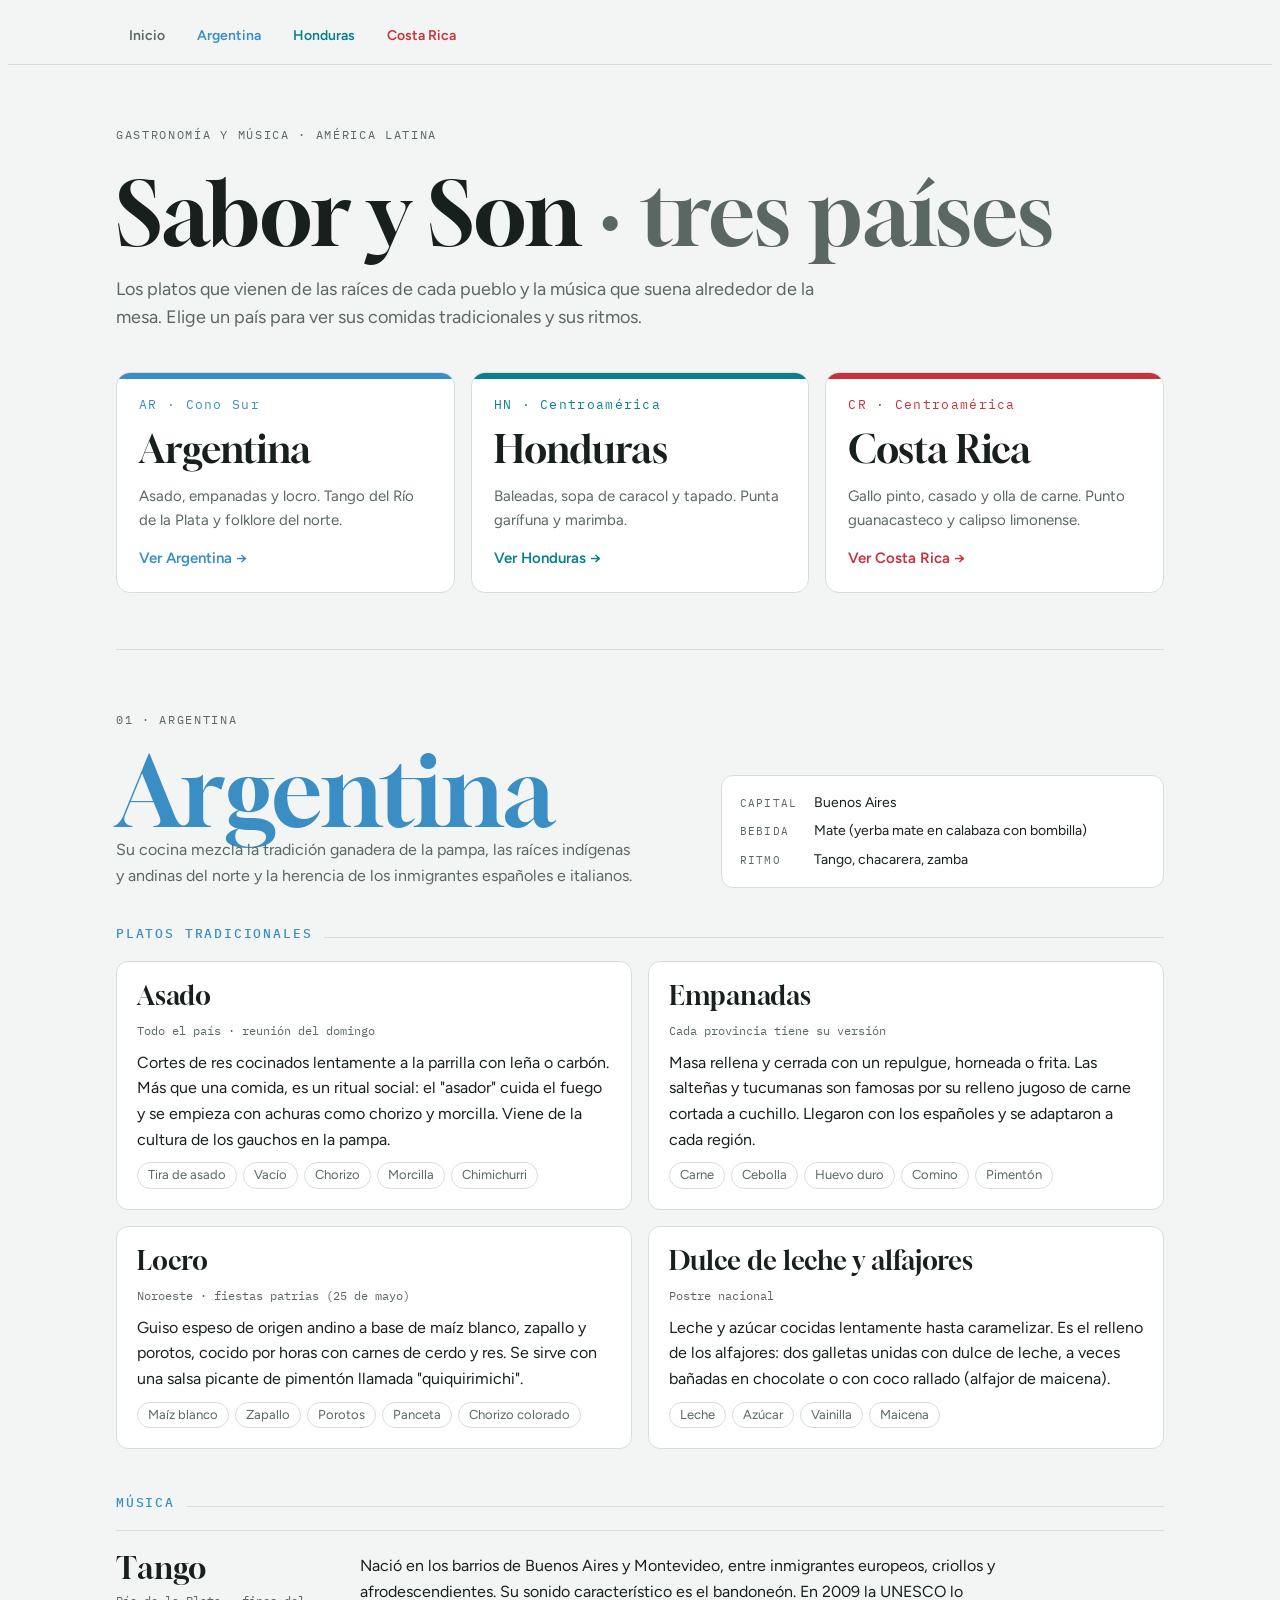
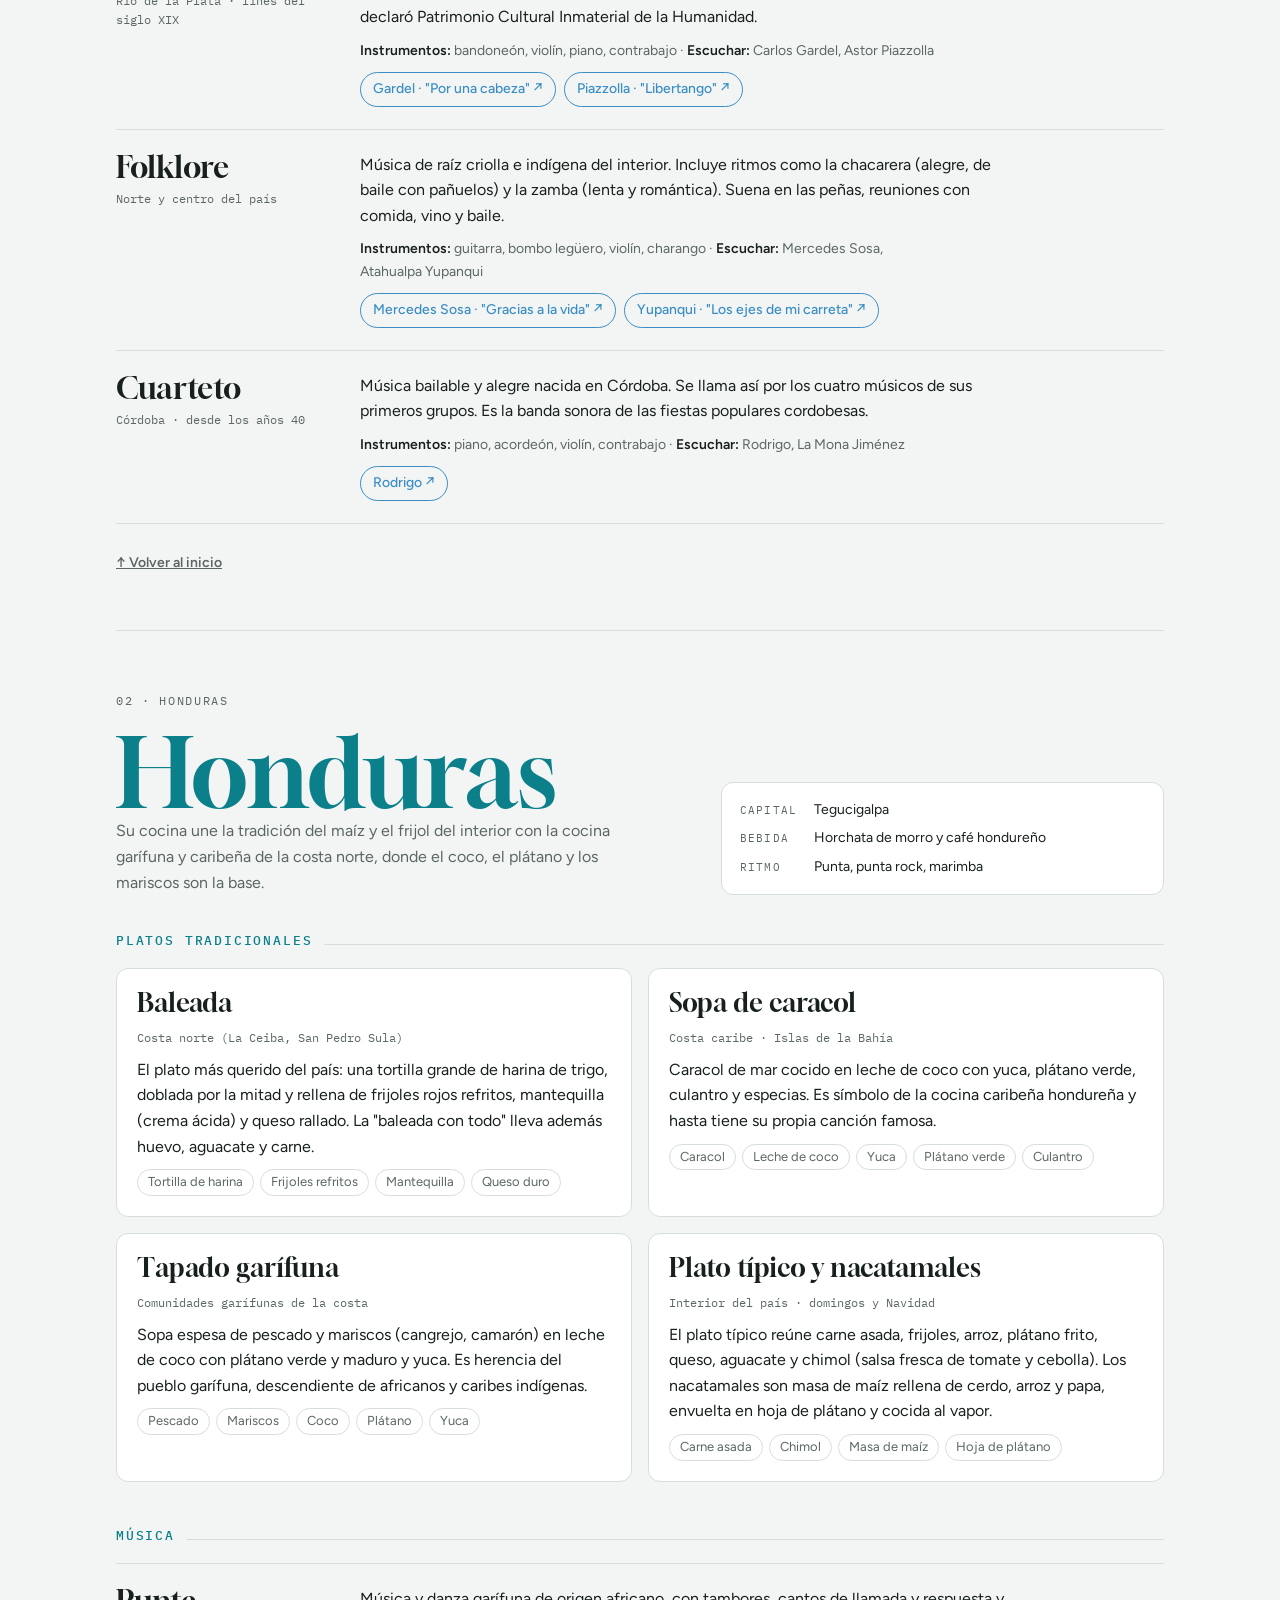
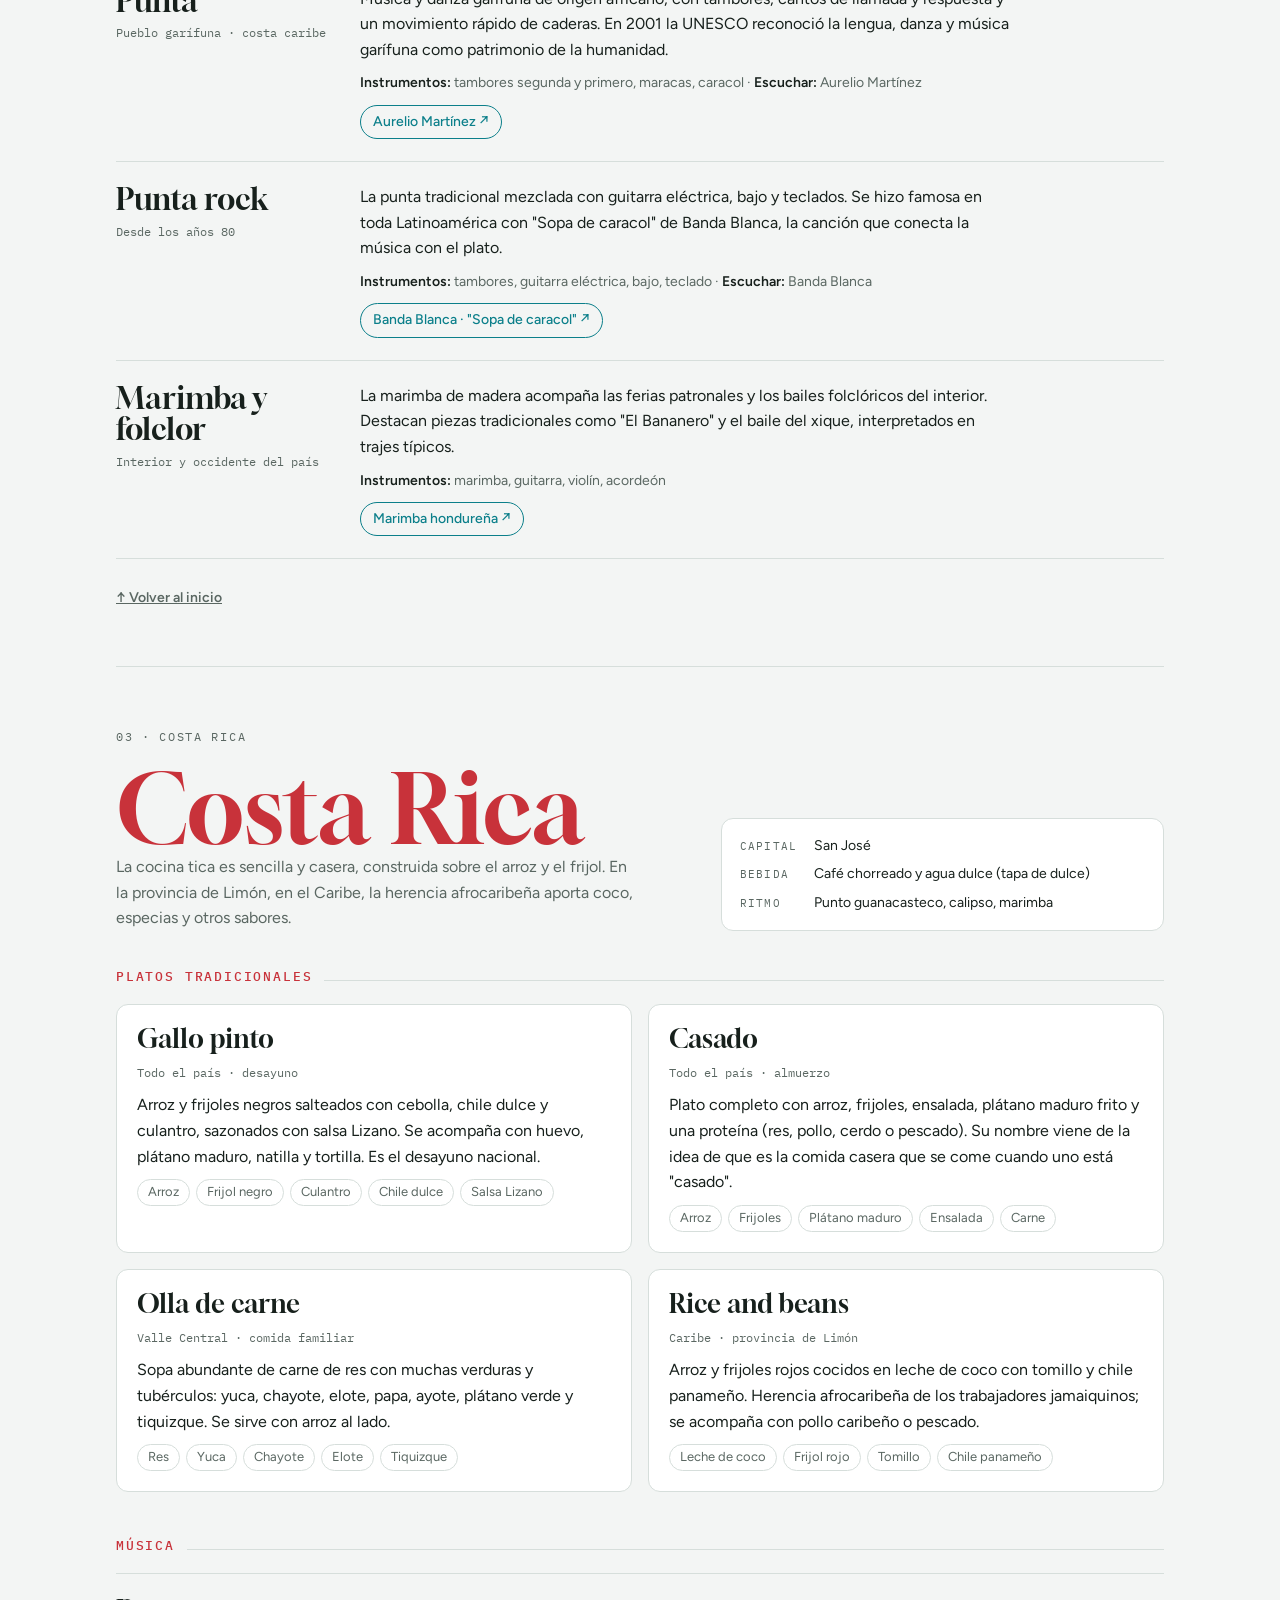
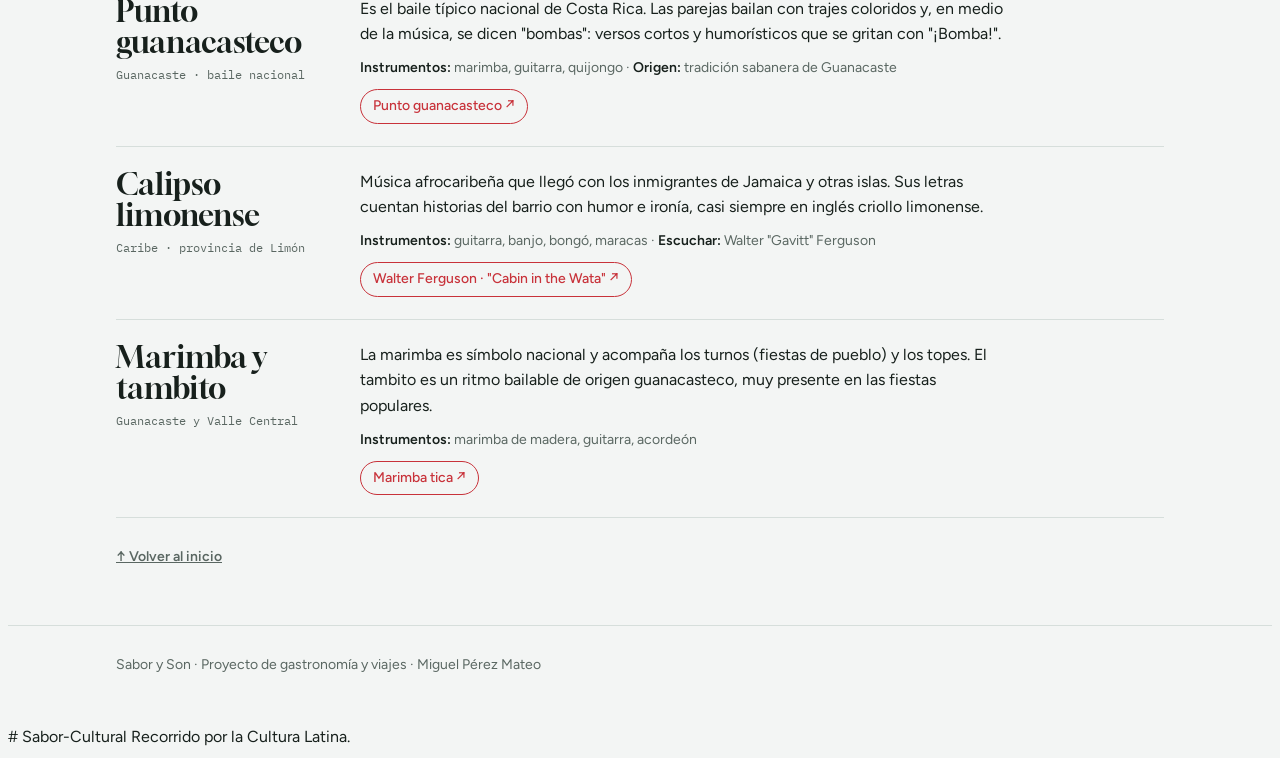
<file: index.html>
<!DOCTYPE html>
<html lang="es">
<head>
  <meta charset="UTF-8">
  <meta name="viewport" content="width=device-width, initial-scale=1.0">
  <title>Sabor y Son</title>
  <meta name="description" content="Gastronomía y música tradicional de Argentina, Honduras y Costa Rica.">
  <link rel="preconnect" href="https://fonts.googleapis.com">
  <link rel="stylesheet" href="https://fonts.googleapis.com/css2?family=Gloock&family=Figtree:wght@400;500;600;700&family=IBM+Plex+Mono:wght@400;500&display=swap">
  <link rel="stylesheet" href="estilos.css">
</head>
<body>

<nav class="jump" aria-label="Países">
  <div class="wrap">
    <a class="home" href="#inicio">Inicio</a>
    <a class="ar" href="#argentina">Argentina</a>
    <a class="hn" href="#honduras">Honduras</a>
    <a class="cr" href="#costa-rica">Costa Rica</a>
  </div>
</nav>

<div class="wrap">
  <header class="intro" id="inicio">
    <span class="eyebrow">Gastronomía y música · América Latina</span>
    <h1>Sabor y Son <em>· tres países</em></h1>
    <p class="lede">Los platos que vienen de las raíces de cada pueblo y la música que suena alrededor de la mesa. Elige un país para ver sus comidas tradicionales y sus ritmos.</p>
  </header>

  <div class="tickets">
    <a class="ticket ar" href="#argentina">
      <span class="code">AR · Cono Sur</span>
      <h2>Argentina</h2>
      <p>Asado, empanadas y locro. Tango del Río de la Plata y folklore del norte.</p>
      <span class="go">Ver Argentina →</span>
    </a>
    <a class="ticket hn" href="#honduras">
      <span class="code">HN · Centroamérica</span>
      <h2>Honduras</h2>
      <p>Baleadas, sopa de caracol y tapado. Punta garífuna y marimba.</p>
      <span class="go">Ver Honduras →</span>
    </a>
    <a class="ticket cr" href="#costa-rica">
      <span class="code">CR · Centroamérica</span>
      <h2>Costa Rica</h2>
      <p>Gallo pinto, casado y olla de carne. Punto guanacasteco y calipso limonense.</p>
      <span class="go">Ver Costa Rica →</span>
    </a>
  </div>

  <!-- ARGENTINA -->
  <section class="country ar" id="argentina">
    <div class="c-head">
      <div>
        <span class="eyebrow">01 · Argentina</span>
        <h2>Argentina</h2>
        <p>Su cocina mezcla la tradición ganadera de la pampa, las raíces indígenas y andinas del norte y la herencia de los inmigrantes españoles e italianos.</p>
      </div>
      <dl class="facts">
        <dt>Capital</dt><dd>Buenos Aires</dd>
        <dt>Bebida</dt><dd>Mate (yerba mate en calabaza con bombilla)</dd>
        <dt>Ritmo</dt><dd>Tango, chacarera, zamba</dd>
      </dl>
    </div>

    <h3 class="block">Platos tradicionales</h3>
    <div class="dishes">
      <article class="dish">
        <h4>Asado</h4>
        <span class="where">Todo el país · reunión del domingo</span>
        <p>Cortes de res cocinados lentamente a la parrilla con leña o carbón. Más que una comida, es un ritual social: el "asador" cuida el fuego y se empieza con achuras como chorizo y morcilla. Viene de la cultura de los gauchos en la pampa.</p>
        <ul class="chips"><li>Tira de asado</li><li>Vacío</li><li>Chorizo</li><li>Morcilla</li><li>Chimichurri</li></ul>
      </article>
      <article class="dish">
        <h4>Empanadas</h4>
        <span class="where">Cada provincia tiene su versión</span>
        <p>Masa rellena y cerrada con un repulgue, horneada o frita. Las salteñas y tucumanas son famosas por su relleno jugoso de carne cortada a cuchillo. Llegaron con los españoles y se adaptaron a cada región.</p>
        <ul class="chips"><li>Carne</li><li>Cebolla</li><li>Huevo duro</li><li>Comino</li><li>Pimentón</li></ul>
      </article>
      <article class="dish">
        <h4>Locro</h4>
        <span class="where">Noroeste · fiestas patrias (25 de mayo)</span>
        <p>Guiso espeso de origen andino a base de maíz blanco, zapallo y porotos, cocido por horas con carnes de cerdo y res. Se sirve con una salsa picante de pimentón llamada "quiquirimichi".</p>
        <ul class="chips"><li>Maíz blanco</li><li>Zapallo</li><li>Porotos</li><li>Panceta</li><li>Chorizo colorado</li></ul>
      </article>
      <article class="dish">
        <h4>Dulce de leche y alfajores</h4>
        <span class="where">Postre nacional</span>
        <p>Leche y azúcar cocidas lentamente hasta caramelizar. Es el relleno de los alfajores: dos galletas unidas con dulce de leche, a veces bañadas en chocolate o con coco rallado (alfajor de maicena).</p>
        <ul class="chips"><li>Leche</li><li>Azúcar</li><li>Vainilla</li><li>Maicena</li></ul>
      </article>
    </div>

    <h3 class="block">Música</h3>
    <div class="music">
      <div class="genre">
        <div><h4>Tango</h4><span class="where">Río de la Plata · fines del siglo XIX</span></div>
        <div>
          <p>Nació en los barrios de Buenos Aires y Montevideo, entre inmigrantes europeos, criollos y afrodescendientes. Su sonido característico es el bandoneón. En 2009 la UNESCO lo declaró Patrimonio Cultural Inmaterial de la Humanidad.</p>
          <p class="meta"><b>Instrumentos:</b> bandoneón, violín, piano, contrabajo · <b>Escuchar:</b> Carlos Gardel, Astor Piazzolla</p>
          <div class="listen">
            <a href="https://www.youtube.com/results?search_query=Carlos+Gardel+Por+una+cabeza" target="_blank" rel="noopener">Gardel · "Por una cabeza" ↗</a>
            <a href="https://www.youtube.com/results?search_query=Astor+Piazzolla+Libertango" target="_blank" rel="noopener">Piazzolla · "Libertango" ↗</a>
          </div>
        </div>
      </div>
      <div class="genre">
        <div><h4>Folklore</h4><span class="where">Norte y centro del país</span></div>
        <div>
          <p>Música de raíz criolla e indígena del interior. Incluye ritmos como la chacarera (alegre, de baile con pañuelos) y la zamba (lenta y romántica). Suena en las peñas, reuniones con comida, vino y baile.</p>
          <p class="meta"><b>Instrumentos:</b> guitarra, bombo legüero, violín, charango · <b>Escuchar:</b> Mercedes Sosa, Atahualpa Yupanqui</p>
          <div class="listen">
            <a href="https://www.youtube.com/results?search_query=Mercedes+Sosa+Gracias+a+la+vida" target="_blank" rel="noopener">Mercedes Sosa · "Gracias a la vida" ↗</a>
            <a href="https://www.youtube.com/results?search_query=Atahualpa+Yupanqui+Los+ejes+de+mi+carreta" target="_blank" rel="noopener">Yupanqui · "Los ejes de mi carreta" ↗</a>
          </div>
        </div>
      </div>
      <div class="genre">
        <div><h4>Cuarteto</h4><span class="where">Córdoba · desde los años 40</span></div>
        <div>
          <p>Música bailable y alegre nacida en Córdoba. Se llama así por los cuatro músicos de sus primeros grupos. Es la banda sonora de las fiestas populares cordobesas.</p>
          <p class="meta"><b>Instrumentos:</b> piano, acordeón, violín, contrabajo · <b>Escuchar:</b> Rodrigo, La Mona Jiménez</p>
          <div class="listen">
            <a href="https://www.youtube.com/results?search_query=Rodrigo+cuarteto+cordobes" target="_blank" rel="noopener">Rodrigo ↗</a>
          </div>
        </div>
      </div>
    </div>
    <a class="back" href="#inicio">↑ Volver al inicio</a>
  </section>

  <!-- HONDURAS -->
  <section class="country hn" id="honduras">
    <div class="c-head">
      <div>
        <span class="eyebrow">02 · Honduras</span>
        <h2>Honduras</h2>
        <p>Su cocina une la tradición del maíz y el frijol del interior con la cocina garífuna y caribeña de la costa norte, donde el coco, el plátano y los mariscos son la base.</p>
      </div>
      <dl class="facts">
        <dt>Capital</dt><dd>Tegucigalpa</dd>
        <dt>Bebida</dt><dd>Horchata de morro y café hondureño</dd>
        <dt>Ritmo</dt><dd>Punta, punta rock, marimba</dd>
      </dl>
    </div>

    <h3 class="block">Platos tradicionales</h3>
    <div class="dishes">
      <article class="dish">
        <h4>Baleada</h4>
        <span class="where">Costa norte (La Ceiba, San Pedro Sula)</span>
        <p>El plato más querido del país: una tortilla grande de harina de trigo, doblada por la mitad y rellena de frijoles rojos refritos, mantequilla (crema ácida) y queso rallado. La "baleada con todo" lleva además huevo, aguacate y carne.</p>
        <ul class="chips"><li>Tortilla de harina</li><li>Frijoles refritos</li><li>Mantequilla</li><li>Queso duro</li></ul>
      </article>
      <article class="dish">
        <h4>Sopa de caracol</h4>
        <span class="where">Costa caribe · Islas de la Bahía</span>
        <p>Caracol de mar cocido en leche de coco con yuca, plátano verde, culantro y especias. Es símbolo de la cocina caribeña hondureña y hasta tiene su propia canción famosa.</p>
        <ul class="chips"><li>Caracol</li><li>Leche de coco</li><li>Yuca</li><li>Plátano verde</li><li>Culantro</li></ul>
      </article>
      <article class="dish">
        <h4>Tapado garífuna</h4>
        <span class="where">Comunidades garífunas de la costa</span>
        <p>Sopa espesa de pescado y mariscos (cangrejo, camarón) en leche de coco con plátano verde y maduro y yuca. Es herencia del pueblo garífuna, descendiente de africanos y caribes indígenas.</p>
        <ul class="chips"><li>Pescado</li><li>Mariscos</li><li>Coco</li><li>Plátano</li><li>Yuca</li></ul>
      </article>
      <article class="dish">
        <h4>Plato típico y nacatamales</h4>
        <span class="where">Interior del país · domingos y Navidad</span>
        <p>El plato típico reúne carne asada, frijoles, arroz, plátano frito, queso, aguacate y chimol (salsa fresca de tomate y cebolla). Los nacatamales son masa de maíz rellena de cerdo, arroz y papa, envuelta en hoja de plátano y cocida al vapor.</p>
        <ul class="chips"><li>Carne asada</li><li>Chimol</li><li>Masa de maíz</li><li>Hoja de plátano</li></ul>
      </article>
    </div>

    <h3 class="block">Música</h3>
    <div class="music">
      <div class="genre">
        <div><h4>Punta</h4><span class="where">Pueblo garífuna · costa caribe</span></div>
        <div>
          <p>Música y danza garífuna de origen africano, con tambores, cantos de llamada y respuesta y un movimiento rápido de caderas. En 2001 la UNESCO reconoció la lengua, danza y música garífuna como patrimonio de la humanidad.</p>
          <p class="meta"><b>Instrumentos:</b> tambores segunda y primero, maracas, caracol · <b>Escuchar:</b> Aurelio Martínez</p>
          <div class="listen">
            <a href="https://www.youtube.com/results?search_query=Aurelio+Martinez+garifuna" target="_blank" rel="noopener">Aurelio Martínez ↗</a>
          </div>
        </div>
      </div>
      <div class="genre">
        <div><h4>Punta rock</h4><span class="where">Desde los años 80</span></div>
        <div>
          <p>La punta tradicional mezclada con guitarra eléctrica, bajo y teclados. Se hizo famosa en toda Latinoamérica con "Sopa de caracol" de Banda Blanca, la canción que conecta la música con el plato.</p>
          <p class="meta"><b>Instrumentos:</b> tambores, guitarra eléctrica, bajo, teclado · <b>Escuchar:</b> Banda Blanca</p>
          <div class="listen">
            <a href="https://www.youtube.com/results?search_query=Banda+Blanca+Sopa+de+caracol" target="_blank" rel="noopener">Banda Blanca · "Sopa de caracol" ↗</a>
          </div>
        </div>
      </div>
      <div class="genre">
        <div><h4>Marimba y folclor</h4><span class="where">Interior y occidente del país</span></div>
        <div>
          <p>La marimba de madera acompaña las ferias patronales y los bailes folclóricos del interior. Destacan piezas tradicionales como "El Bananero" y el baile del xique, interpretados en trajes típicos.</p>
          <p class="meta"><b>Instrumentos:</b> marimba, guitarra, violín, acordeón</p>
          <div class="listen">
            <a href="https://www.youtube.com/results?search_query=marimba+hondure%C3%B1a+folclor" target="_blank" rel="noopener">Marimba hondureña ↗</a>
          </div>
        </div>
      </div>
    </div>
    <a class="back" href="#inicio">↑ Volver al inicio</a>
  </section>

  <!-- COSTA RICA -->
  <section class="country cr" id="costa-rica">
    <div class="c-head">
      <div>
        <span class="eyebrow">03 · Costa Rica</span>
        <h2>Costa Rica</h2>
        <p>La cocina tica es sencilla y casera, construida sobre el arroz y el frijol. En la provincia de Limón, en el Caribe, la herencia afrocaribeña aporta coco, especias y otros sabores.</p>
      </div>
      <dl class="facts">
        <dt>Capital</dt><dd>San José</dd>
        <dt>Bebida</dt><dd>Café chorreado y agua dulce (tapa de dulce)</dd>
        <dt>Ritmo</dt><dd>Punto guanacasteco, calipso, marimba</dd>
      </dl>
    </div>

    <h3 class="block">Platos tradicionales</h3>
    <div class="dishes">
      <article class="dish">
        <h4>Gallo pinto</h4>
        <span class="where">Todo el país · desayuno</span>
        <p>Arroz y frijoles negros salteados con cebolla, chile dulce y culantro, sazonados con salsa Lizano. Se acompaña con huevo, plátano maduro, natilla y tortilla. Es el desayuno nacional.</p>
        <ul class="chips"><li>Arroz</li><li>Frijol negro</li><li>Culantro</li><li>Chile dulce</li><li>Salsa Lizano</li></ul>
      </article>
      <article class="dish">
        <h4>Casado</h4>
        <span class="where">Todo el país · almuerzo</span>
        <p>Plato completo con arroz, frijoles, ensalada, plátano maduro frito y una proteína (res, pollo, cerdo o pescado). Su nombre viene de la idea de que es la comida casera que se come cuando uno está "casado".</p>
        <ul class="chips"><li>Arroz</li><li>Frijoles</li><li>Plátano maduro</li><li>Ensalada</li><li>Carne</li></ul>
      </article>
      <article class="dish">
        <h4>Olla de carne</h4>
        <span class="where">Valle Central · comida familiar</span>
        <p>Sopa abundante de carne de res con muchas verduras y tubérculos: yuca, chayote, elote, papa, ayote, plátano verde y tiquizque. Se sirve con arroz al lado.</p>
        <ul class="chips"><li>Res</li><li>Yuca</li><li>Chayote</li><li>Elote</li><li>Tiquizque</li></ul>
      </article>
      <article class="dish">
        <h4>Rice and beans</h4>
        <span class="where">Caribe · provincia de Limón</span>
        <p>Arroz y frijoles rojos cocidos en leche de coco con tomillo y chile panameño. Herencia afrocaribeña de los trabajadores jamaiquinos; se acompaña con pollo caribeño o pescado.</p>
        <ul class="chips"><li>Leche de coco</li><li>Frijol rojo</li><li>Tomillo</li><li>Chile panameño</li></ul>
      </article>
    </div>

    <h3 class="block">Música</h3>
    <div class="music">
      <div class="genre">
        <div><h4>Punto guanacasteco</h4><span class="where">Guanacaste · baile nacional</span></div>
        <div>
          <p>Es el baile típico nacional de Costa Rica. Las parejas bailan con trajes coloridos y, en medio de la música, se dicen "bombas": versos cortos y humorísticos que se gritan con "¡Bomba!".</p>
          <p class="meta"><b>Instrumentos:</b> marimba, guitarra, quijongo · <b>Origen:</b> tradición sabanera de Guanacaste</p>
          <div class="listen">
            <a href="https://www.youtube.com/results?search_query=Punto+Guanacasteco+baile" target="_blank" rel="noopener">Punto guanacasteco ↗</a>
          </div>
        </div>
      </div>
      <div class="genre">
        <div><h4>Calipso limonense</h4><span class="where">Caribe · provincia de Limón</span></div>
        <div>
          <p>Música afrocaribeña que llegó con los inmigrantes de Jamaica y otras islas. Sus letras cuentan historias del barrio con humor e ironía, casi siempre en inglés criollo limonense.</p>
          <p class="meta"><b>Instrumentos:</b> guitarra, banjo, bongó, maracas · <b>Escuchar:</b> Walter "Gavitt" Ferguson</p>
          <div class="listen">
            <a href="https://www.youtube.com/results?search_query=Walter+Ferguson+Cabin+in+the+Wata" target="_blank" rel="noopener">Walter Ferguson · "Cabin in the Wata" ↗</a>
          </div>
        </div>
      </div>
      <div class="genre">
        <div><h4>Marimba y tambito</h4><span class="where">Guanacaste y Valle Central</span></div>
        <div>
          <p>La marimba es símbolo nacional y acompaña los turnos (fiestas de pueblo) y los topes. El tambito es un ritmo bailable de origen guanacasteco, muy presente en las fiestas populares.</p>
          <p class="meta"><b>Instrumentos:</b> marimba de madera, guitarra, acordeón</p>
          <div class="listen">
            <a href="https://www.youtube.com/results?search_query=marimba+costarricense+tambito" target="_blank" rel="noopener">Marimba tica ↗</a>
          </div>
        </div>
      </div>
    </div>
    <a class="back" href="#inicio">↑ Volver al inicio</a>
  </section>
</div>

<footer>
  <div class="wrap">Sabor y Son · Proyecto de gastronomía y viajes · Miguel Pérez Mateo</div>
</footer>

</body>
</html># Sabor-Cultural
Recorrido por la Cultura Latina.
</file>
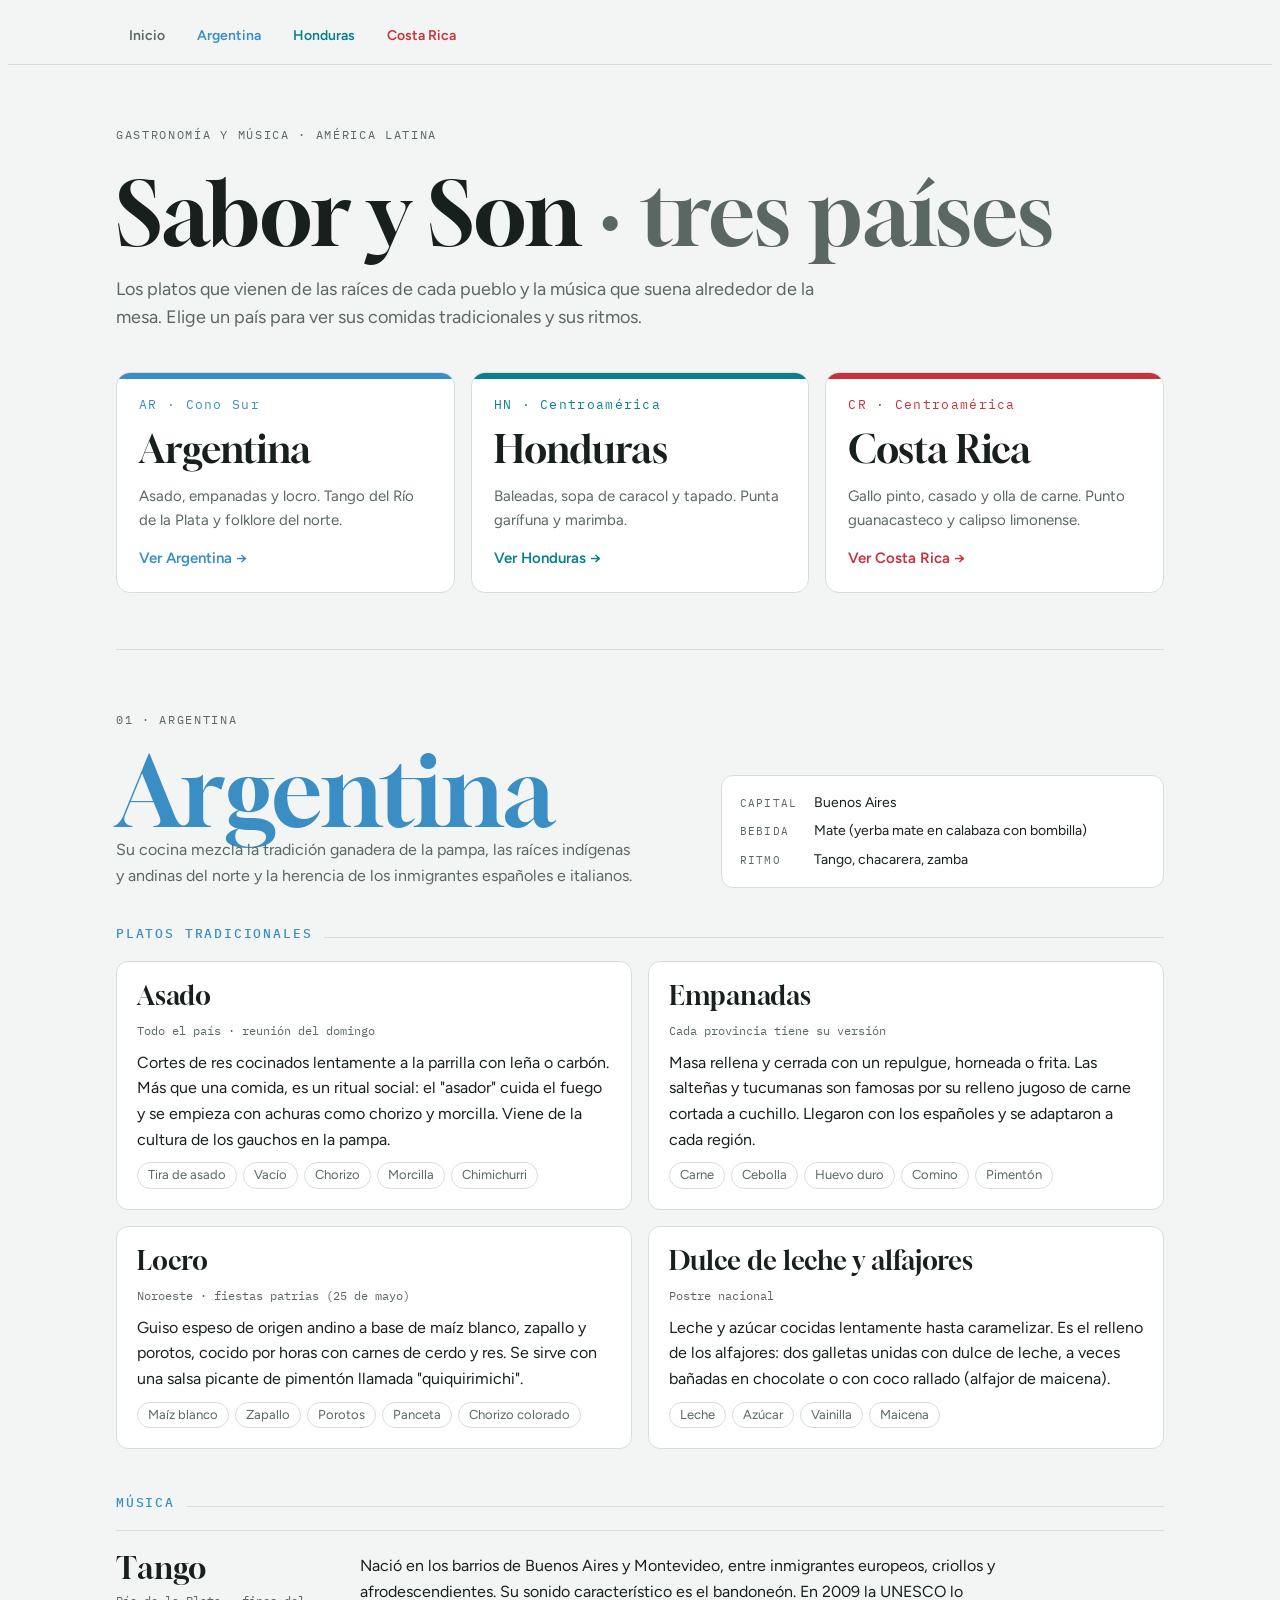
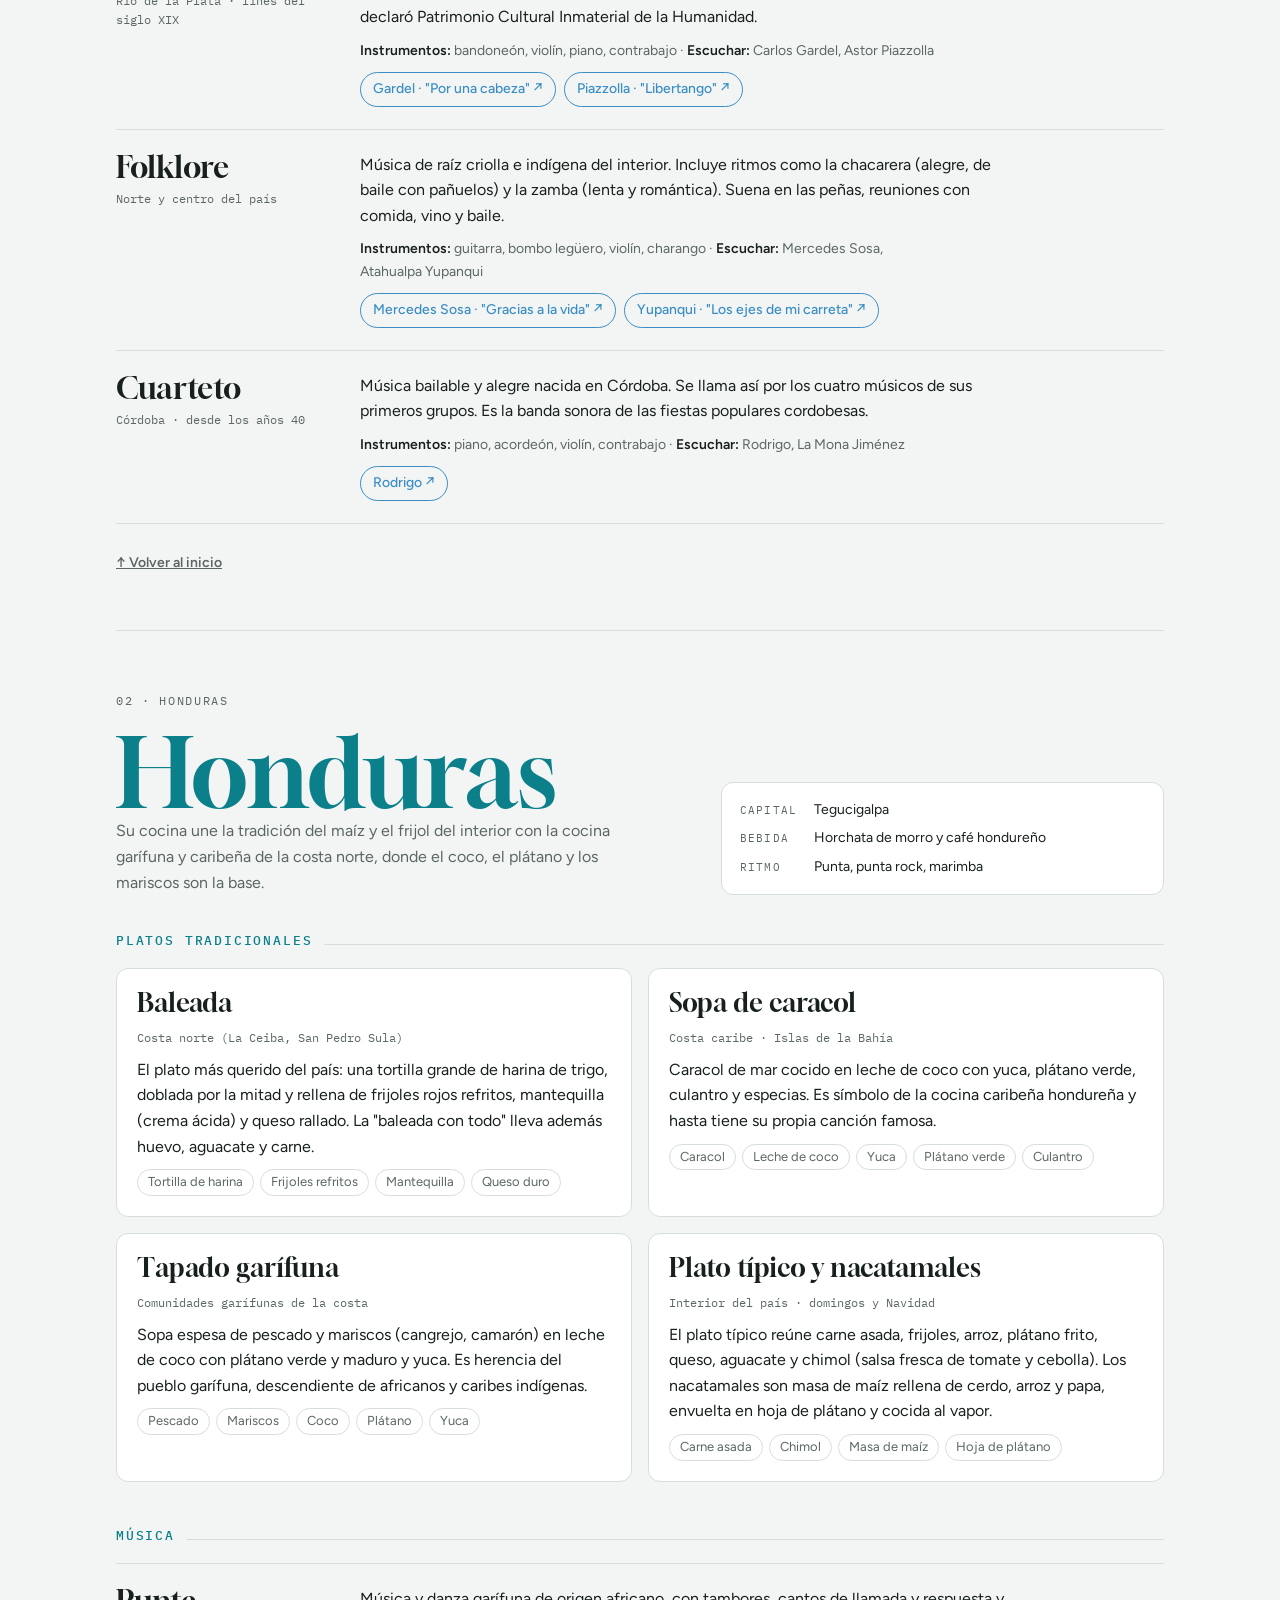
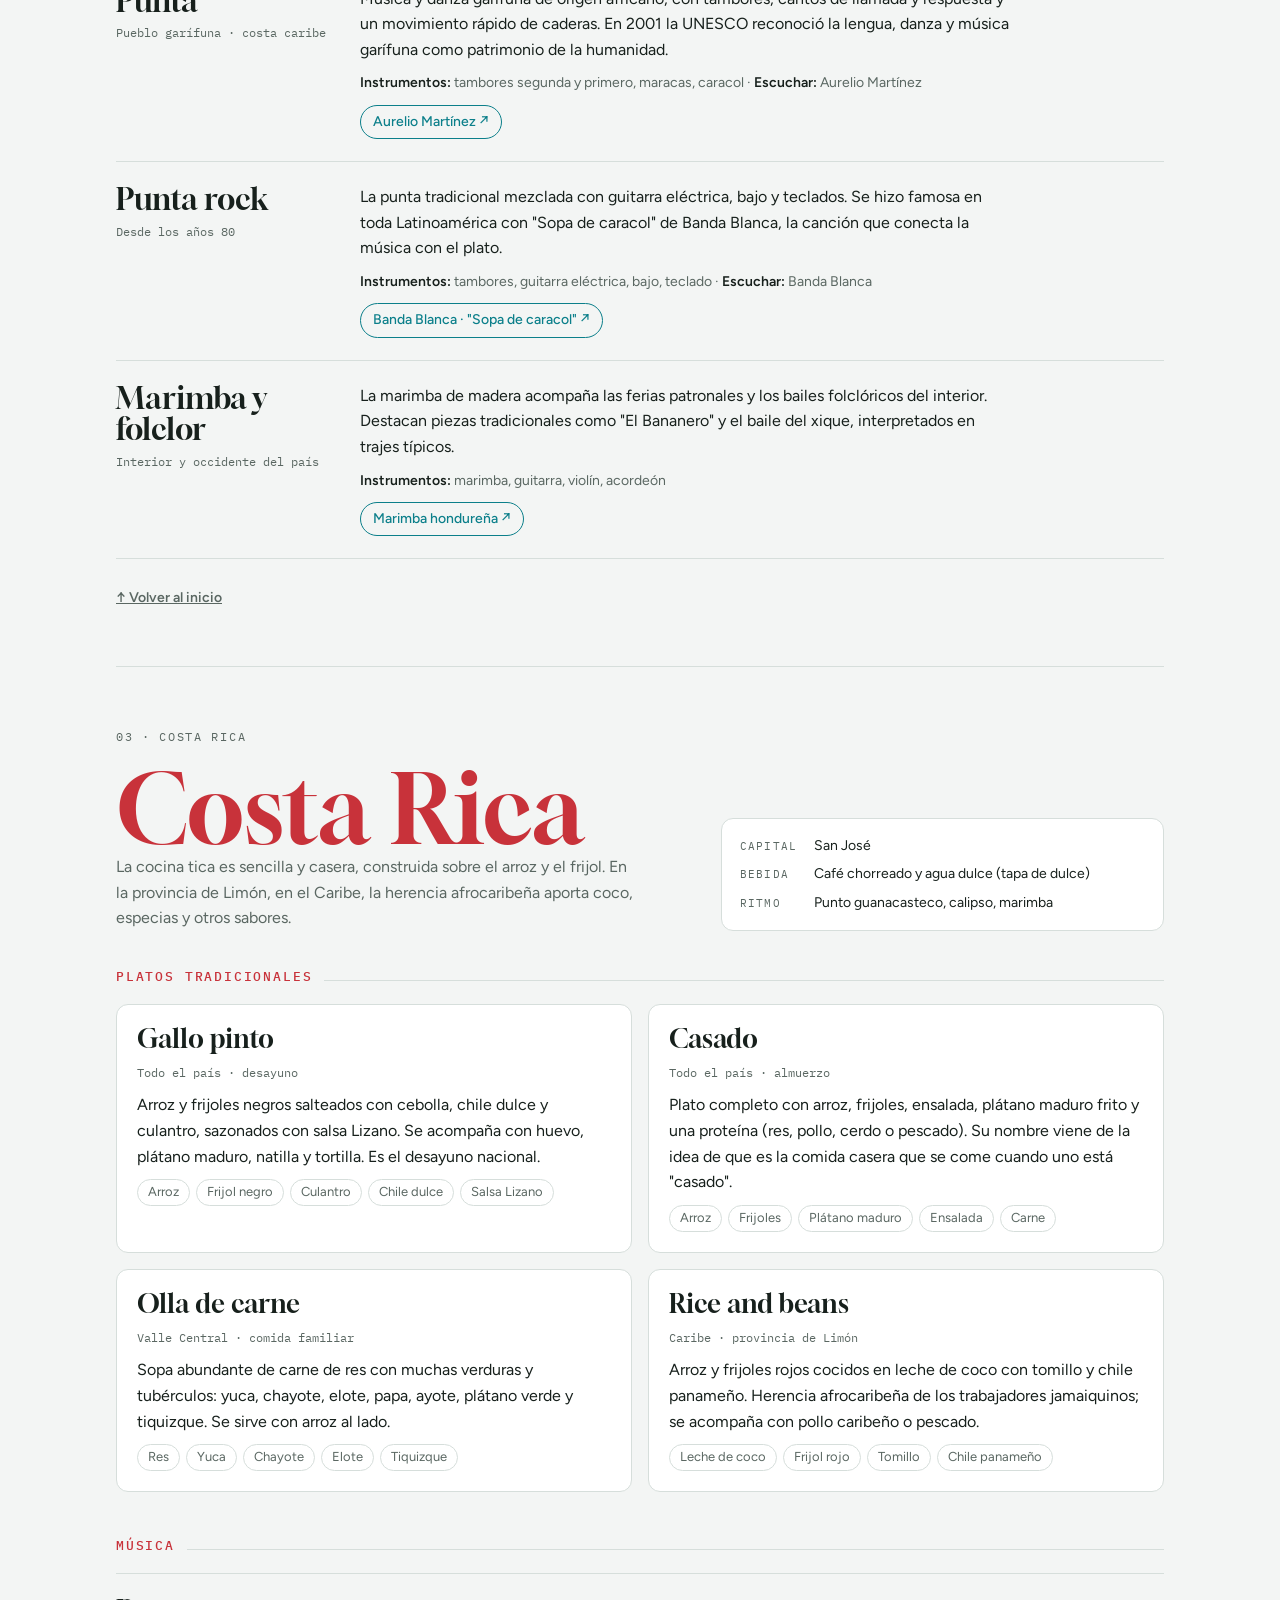
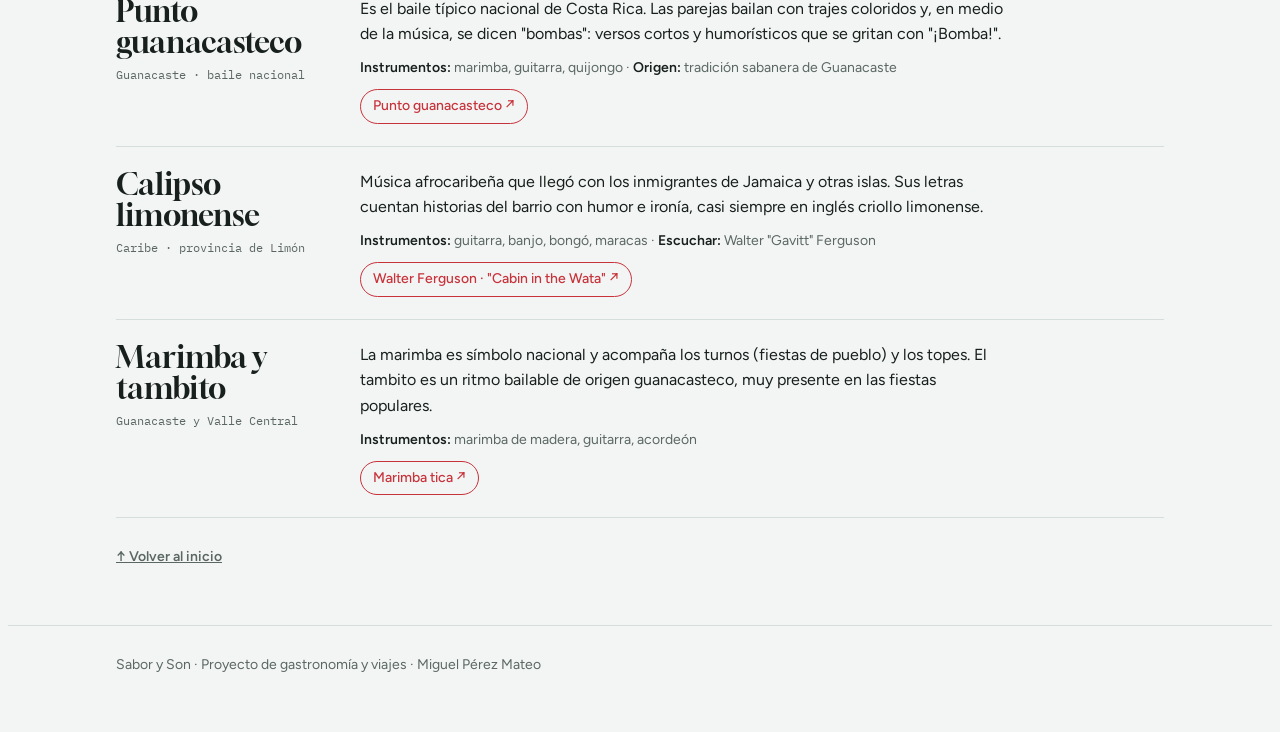
<file: index (5).html>
<!DOCTYPE html>
<html lang="es">
<head>
  <meta charset="UTF-8">
  <meta name="viewport" content="width=device-width, initial-scale=1.0">
  <title>Sabor y Son</title>
  <meta name="description" content="Gastronomía y música tradicional de Argentina, Honduras y Costa Rica.">
  <link rel="preconnect" href="https://fonts.googleapis.com">
  <link rel="stylesheet" href="https://fonts.googleapis.com/css2?family=Gloock&family=Figtree:wght@400;500;600;700&family=IBM+Plex+Mono:wght@400;500&display=swap">
  <link rel="stylesheet" href="estilos.css">
</head>
<body>

<nav class="jump" aria-label="Países">
  <div class="wrap">
    <a class="home" href="#inicio">Inicio</a>
    <a class="ar" href="#argentina">Argentina</a>
    <a class="hn" href="#honduras">Honduras</a>
    <a class="cr" href="#costa-rica">Costa Rica</a>
  </div>
</nav>

<div class="wrap">
  <header class="intro" id="inicio">
    <span class="eyebrow">Gastronomía y música · América Latina</span>
    <h1>Sabor y Son <em>· tres países</em></h1>
    <p class="lede">Los platos que vienen de las raíces de cada pueblo y la música que suena alrededor de la mesa. Elige un país para ver sus comidas tradicionales y sus ritmos.</p>
  </header>

  <div class="tickets">
    <a class="ticket ar" href="#argentina">
      <span class="code">AR · Cono Sur</span>
      <h2>Argentina</h2>
      <p>Asado, empanadas y locro. Tango del Río de la Plata y folklore del norte.</p>
      <span class="go">Ver Argentina →</span>
    </a>
    <a class="ticket hn" href="#honduras">
      <span class="code">HN · Centroamérica</span>
      <h2>Honduras</h2>
      <p>Baleadas, sopa de caracol y tapado. Punta garífuna y marimba.</p>
      <span class="go">Ver Honduras →</span>
    </a>
    <a class="ticket cr" href="#costa-rica">
      <span class="code">CR · Centroamérica</span>
      <h2>Costa Rica</h2>
      <p>Gallo pinto, casado y olla de carne. Punto guanacasteco y calipso limonense.</p>
      <span class="go">Ver Costa Rica →</span>
    </a>
  </div>

  <!-- ARGENTINA -->
  <section class="country ar" id="argentina">
    <div class="c-head">
      <div>
        <span class="eyebrow">01 · Argentina</span>
        <h2>Argentina</h2>
        <p>Su cocina mezcla la tradición ganadera de la pampa, las raíces indígenas y andinas del norte y la herencia de los inmigrantes españoles e italianos.</p>
      </div>
      <dl class="facts">
        <dt>Capital</dt><dd>Buenos Aires</dd>
        <dt>Bebida</dt><dd>Mate (yerba mate en calabaza con bombilla)</dd>
        <dt>Ritmo</dt><dd>Tango, chacarera, zamba</dd>
      </dl>
    </div>

    <h3 class="block">Platos tradicionales</h3>
    <div class="dishes">
      <article class="dish">
        <h4>Asado</h4>
        <span class="where">Todo el país · reunión del domingo</span>
        <p>Cortes de res cocinados lentamente a la parrilla con leña o carbón. Más que una comida, es un ritual social: el "asador" cuida el fuego y se empieza con achuras como chorizo y morcilla. Viene de la cultura de los gauchos en la pampa.</p>
        <ul class="chips"><li>Tira de asado</li><li>Vacío</li><li>Chorizo</li><li>Morcilla</li><li>Chimichurri</li></ul>
      </article>
      <article class="dish">
        <h4>Empanadas</h4>
        <span class="where">Cada provincia tiene su versión</span>
        <p>Masa rellena y cerrada con un repulgue, horneada o frita. Las salteñas y tucumanas son famosas por su relleno jugoso de carne cortada a cuchillo. Llegaron con los españoles y se adaptaron a cada región.</p>
        <ul class="chips"><li>Carne</li><li>Cebolla</li><li>Huevo duro</li><li>Comino</li><li>Pimentón</li></ul>
      </article>
      <article class="dish">
        <h4>Locro</h4>
        <span class="where">Noroeste · fiestas patrias (25 de mayo)</span>
        <p>Guiso espeso de origen andino a base de maíz blanco, zapallo y porotos, cocido por horas con carnes de cerdo y res. Se sirve con una salsa picante de pimentón llamada "quiquirimichi".</p>
        <ul class="chips"><li>Maíz blanco</li><li>Zapallo</li><li>Porotos</li><li>Panceta</li><li>Chorizo colorado</li></ul>
      </article>
      <article class="dish">
        <h4>Dulce de leche y alfajores</h4>
        <span class="where">Postre nacional</span>
        <p>Leche y azúcar cocidas lentamente hasta caramelizar. Es el relleno de los alfajores: dos galletas unidas con dulce de leche, a veces bañadas en chocolate o con coco rallado (alfajor de maicena).</p>
        <ul class="chips"><li>Leche</li><li>Azúcar</li><li>Vainilla</li><li>Maicena</li></ul>
      </article>
    </div>

    <h3 class="block">Música</h3>
    <div class="music">
      <div class="genre">
        <div><h4>Tango</h4><span class="where">Río de la Plata · fines del siglo XIX</span></div>
        <div>
          <p>Nació en los barrios de Buenos Aires y Montevideo, entre inmigrantes europeos, criollos y afrodescendientes. Su sonido característico es el bandoneón. En 2009 la UNESCO lo declaró Patrimonio Cultural Inmaterial de la Humanidad.</p>
          <p class="meta"><b>Instrumentos:</b> bandoneón, violín, piano, contrabajo · <b>Escuchar:</b> Carlos Gardel, Astor Piazzolla</p>
          <div class="listen">
            <a href="https://www.youtube.com/results?search_query=Carlos+Gardel+Por+una+cabeza" target="_blank" rel="noopener">Gardel · "Por una cabeza" ↗</a>
            <a href="https://www.youtube.com/results?search_query=Astor+Piazzolla+Libertango" target="_blank" rel="noopener">Piazzolla · "Libertango" ↗</a>
          </div>
        </div>
      </div>
      <div class="genre">
        <div><h4>Folklore</h4><span class="where">Norte y centro del país</span></div>
        <div>
          <p>Música de raíz criolla e indígena del interior. Incluye ritmos como la chacarera (alegre, de baile con pañuelos) y la zamba (lenta y romántica). Suena en las peñas, reuniones con comida, vino y baile.</p>
          <p class="meta"><b>Instrumentos:</b> guitarra, bombo legüero, violín, charango · <b>Escuchar:</b> Mercedes Sosa, Atahualpa Yupanqui</p>
          <div class="listen">
            <a href="https://www.youtube.com/results?search_query=Mercedes+Sosa+Gracias+a+la+vida" target="_blank" rel="noopener">Mercedes Sosa · "Gracias a la vida" ↗</a>
            <a href="https://www.youtube.com/results?search_query=Atahualpa+Yupanqui+Los+ejes+de+mi+carreta" target="_blank" rel="noopener">Yupanqui · "Los ejes de mi carreta" ↗</a>
          </div>
        </div>
      </div>
      <div class="genre">
        <div><h4>Cuarteto</h4><span class="where">Córdoba · desde los años 40</span></div>
        <div>
          <p>Música bailable y alegre nacida en Córdoba. Se llama así por los cuatro músicos de sus primeros grupos. Es la banda sonora de las fiestas populares cordobesas.</p>
          <p class="meta"><b>Instrumentos:</b> piano, acordeón, violín, contrabajo · <b>Escuchar:</b> Rodrigo, La Mona Jiménez</p>
          <div class="listen">
            <a href="https://www.youtube.com/results?search_query=Rodrigo+cuarteto+cordobes" target="_blank" rel="noopener">Rodrigo ↗</a>
          </div>
        </div>
      </div>
    </div>
    <a class="back" href="#inicio">↑ Volver al inicio</a>
  </section>

  <!-- HONDURAS -->
  <section class="country hn" id="honduras">
    <div class="c-head">
      <div>
        <span class="eyebrow">02 · Honduras</span>
        <h2>Honduras</h2>
        <p>Su cocina une la tradición del maíz y el frijol del interior con la cocina garífuna y caribeña de la costa norte, donde el coco, el plátano y los mariscos son la base.</p>
      </div>
      <dl class="facts">
        <dt>Capital</dt><dd>Tegucigalpa</dd>
        <dt>Bebida</dt><dd>Horchata de morro y café hondureño</dd>
        <dt>Ritmo</dt><dd>Punta, punta rock, marimba</dd>
      </dl>
    </div>

    <h3 class="block">Platos tradicionales</h3>
    <div class="dishes">
      <article class="dish">
        <h4>Baleada</h4>
        <span class="where">Costa norte (La Ceiba, San Pedro Sula)</span>
        <p>El plato más querido del país: una tortilla grande de harina de trigo, doblada por la mitad y rellena de frijoles rojos refritos, mantequilla (crema ácida) y queso rallado. La "baleada con todo" lleva además huevo, aguacate y carne.</p>
        <ul class="chips"><li>Tortilla de harina</li><li>Frijoles refritos</li><li>Mantequilla</li><li>Queso duro</li></ul>
      </article>
      <article class="dish">
        <h4>Sopa de caracol</h4>
        <span class="where">Costa caribe · Islas de la Bahía</span>
        <p>Caracol de mar cocido en leche de coco con yuca, plátano verde, culantro y especias. Es símbolo de la cocina caribeña hondureña y hasta tiene su propia canción famosa.</p>
        <ul class="chips"><li>Caracol</li><li>Leche de coco</li><li>Yuca</li><li>Plátano verde</li><li>Culantro</li></ul>
      </article>
      <article class="dish">
        <h4>Tapado garífuna</h4>
        <span class="where">Comunidades garífunas de la costa</span>
        <p>Sopa espesa de pescado y mariscos (cangrejo, camarón) en leche de coco con plátano verde y maduro y yuca. Es herencia del pueblo garífuna, descendiente de africanos y caribes indígenas.</p>
        <ul class="chips"><li>Pescado</li><li>Mariscos</li><li>Coco</li><li>Plátano</li><li>Yuca</li></ul>
      </article>
      <article class="dish">
        <h4>Plato típico y nacatamales</h4>
        <span class="where">Interior del país · domingos y Navidad</span>
        <p>El plato típico reúne carne asada, frijoles, arroz, plátano frito, queso, aguacate y chimol (salsa fresca de tomate y cebolla). Los nacatamales son masa de maíz rellena de cerdo, arroz y papa, envuelta en hoja de plátano y cocida al vapor.</p>
        <ul class="chips"><li>Carne asada</li><li>Chimol</li><li>Masa de maíz</li><li>Hoja de plátano</li></ul>
      </article>
    </div>

    <h3 class="block">Música</h3>
    <div class="music">
      <div class="genre">
        <div><h4>Punta</h4><span class="where">Pueblo garífuna · costa caribe</span></div>
        <div>
          <p>Música y danza garífuna de origen africano, con tambores, cantos de llamada y respuesta y un movimiento rápido de caderas. En 2001 la UNESCO reconoció la lengua, danza y música garífuna como patrimonio de la humanidad.</p>
          <p class="meta"><b>Instrumentos:</b> tambores segunda y primero, maracas, caracol · <b>Escuchar:</b> Aurelio Martínez</p>
          <div class="listen">
            <a href="https://www.youtube.com/results?search_query=Aurelio+Martinez+garifuna" target="_blank" rel="noopener">Aurelio Martínez ↗</a>
          </div>
        </div>
      </div>
      <div class="genre">
        <div><h4>Punta rock</h4><span class="where">Desde los años 80</span></div>
        <div>
          <p>La punta tradicional mezclada con guitarra eléctrica, bajo y teclados. Se hizo famosa en toda Latinoamérica con "Sopa de caracol" de Banda Blanca, la canción que conecta la música con el plato.</p>
          <p class="meta"><b>Instrumentos:</b> tambores, guitarra eléctrica, bajo, teclado · <b>Escuchar:</b> Banda Blanca</p>
          <div class="listen">
            <a href="https://www.youtube.com/results?search_query=Banda+Blanca+Sopa+de+caracol" target="_blank" rel="noopener">Banda Blanca · "Sopa de caracol" ↗</a>
          </div>
        </div>
      </div>
      <div class="genre">
        <div><h4>Marimba y folclor</h4><span class="where">Interior y occidente del país</span></div>
        <div>
          <p>La marimba de madera acompaña las ferias patronales y los bailes folclóricos del interior. Destacan piezas tradicionales como "El Bananero" y el baile del xique, interpretados en trajes típicos.</p>
          <p class="meta"><b>Instrumentos:</b> marimba, guitarra, violín, acordeón</p>
          <div class="listen">
            <a href="https://www.youtube.com/results?search_query=marimba+hondure%C3%B1a+folclor" target="_blank" rel="noopener">Marimba hondureña ↗</a>
          </div>
        </div>
      </div>
    </div>
    <a class="back" href="#inicio">↑ Volver al inicio</a>
  </section>

  <!-- COSTA RICA -->
  <section class="country cr" id="costa-rica">
    <div class="c-head">
      <div>
        <span class="eyebrow">03 · Costa Rica</span>
        <h2>Costa Rica</h2>
        <p>La cocina tica es sencilla y casera, construida sobre el arroz y el frijol. En la provincia de Limón, en el Caribe, la herencia afrocaribeña aporta coco, especias y otros sabores.</p>
      </div>
      <dl class="facts">
        <dt>Capital</dt><dd>San José</dd>
        <dt>Bebida</dt><dd>Café chorreado y agua dulce (tapa de dulce)</dd>
        <dt>Ritmo</dt><dd>Punto guanacasteco, calipso, marimba</dd>
      </dl>
    </div>

    <h3 class="block">Platos tradicionales</h3>
    <div class="dishes">
      <article class="dish">
        <h4>Gallo pinto</h4>
        <span class="where">Todo el país · desayuno</span>
        <p>Arroz y frijoles negros salteados con cebolla, chile dulce y culantro, sazonados con salsa Lizano. Se acompaña con huevo, plátano maduro, natilla y tortilla. Es el desayuno nacional.</p>
        <ul class="chips"><li>Arroz</li><li>Frijol negro</li><li>Culantro</li><li>Chile dulce</li><li>Salsa Lizano</li></ul>
      </article>
      <article class="dish">
        <h4>Casado</h4>
        <span class="where">Todo el país · almuerzo</span>
        <p>Plato completo con arroz, frijoles, ensalada, plátano maduro frito y una proteína (res, pollo, cerdo o pescado). Su nombre viene de la idea de que es la comida casera que se come cuando uno está "casado".</p>
        <ul class="chips"><li>Arroz</li><li>Frijoles</li><li>Plátano maduro</li><li>Ensalada</li><li>Carne</li></ul>
      </article>
      <article class="dish">
        <h4>Olla de carne</h4>
        <span class="where">Valle Central · comida familiar</span>
        <p>Sopa abundante de carne de res con muchas verduras y tubérculos: yuca, chayote, elote, papa, ayote, plátano verde y tiquizque. Se sirve con arroz al lado.</p>
        <ul class="chips"><li>Res</li><li>Yuca</li><li>Chayote</li><li>Elote</li><li>Tiquizque</li></ul>
      </article>
      <article class="dish">
        <h4>Rice and beans</h4>
        <span class="where">Caribe · provincia de Limón</span>
        <p>Arroz y frijoles rojos cocidos en leche de coco con tomillo y chile panameño. Herencia afrocaribeña de los trabajadores jamaiquinos; se acompaña con pollo caribeño o pescado.</p>
        <ul class="chips"><li>Leche de coco</li><li>Frijol rojo</li><li>Tomillo</li><li>Chile panameño</li></ul>
      </article>
    </div>

    <h3 class="block">Música</h3>
    <div class="music">
      <div class="genre">
        <div><h4>Punto guanacasteco</h4><span class="where">Guanacaste · baile nacional</span></div>
        <div>
          <p>Es el baile típico nacional de Costa Rica. Las parejas bailan con trajes coloridos y, en medio de la música, se dicen "bombas": versos cortos y humorísticos que se gritan con "¡Bomba!".</p>
          <p class="meta"><b>Instrumentos:</b> marimba, guitarra, quijongo · <b>Origen:</b> tradición sabanera de Guanacaste</p>
          <div class="listen">
            <a href="https://www.youtube.com/results?search_query=Punto+Guanacasteco+baile" target="_blank" rel="noopener">Punto guanacasteco ↗</a>
          </div>
        </div>
      </div>
      <div class="genre">
        <div><h4>Calipso limonense</h4><span class="where">Caribe · provincia de Limón</span></div>
        <div>
          <p>Música afrocaribeña que llegó con los inmigrantes de Jamaica y otras islas. Sus letras cuentan historias del barrio con humor e ironía, casi siempre en inglés criollo limonense.</p>
          <p class="meta"><b>Instrumentos:</b> guitarra, banjo, bongó, maracas · <b>Escuchar:</b> Walter "Gavitt" Ferguson</p>
          <div class="listen">
            <a href="https://www.youtube.com/results?search_query=Walter+Ferguson+Cabin+in+the+Wata" target="_blank" rel="noopener">Walter Ferguson · "Cabin in the Wata" ↗</a>
          </div>
        </div>
      </div>
      <div class="genre">
        <div><h4>Marimba y tambito</h4><span class="where">Guanacaste y Valle Central</span></div>
        <div>
          <p>La marimba es símbolo nacional y acompaña los turnos (fiestas de pueblo) y los topes. El tambito es un ritmo bailable de origen guanacasteco, muy presente en las fiestas populares.</p>
          <p class="meta"><b>Instrumentos:</b> marimba de madera, guitarra, acordeón</p>
          <div class="listen">
            <a href="https://www.youtube.com/results?search_query=marimba+costarricense+tambito" target="_blank" rel="noopener">Marimba tica ↗</a>
          </div>
        </div>
      </div>
    </div>
    <a class="back" href="#inicio">↑ Volver al inicio</a>
  </section>
</div>

<footer>
  <div class="wrap">Sabor y Son · Proyecto de gastronomía y viajes · Miguel Pérez Mateo</div>
</footer>

</body>
</html>
</file>
<file: estilos.css>
/* Layout: portada con tres "boletos" de país → cada país es una sección enlazada con platos y música */
:root{
  --bg:#f3f5f4; --surface:#ffffff; --ink:#17201c; --muted:#5a6762; --line:#d6dedb;
  --ar:#3b8ec4; --hn:#0b7f8a; --cr:#c8323a;
  --display:"Gloock", Georgia, "Times New Roman", serif;
  --body:"Figtree", system-ui, -apple-system, "Segoe UI", sans-serif;
  --mono:"IBM Plex Mono", ui-monospace, Menlo, Consolas, monospace;
}
@media (prefers-color-scheme: dark){:root:not([data-theme="light"]){
  --bg:#111614; --surface:#18201d; --ink:#e7eeeb; --muted:#9aa9a3; --line:#2b3632;
  --ar:#74b6e3; --hn:#3cc0c9; --cr:#ef6b70; color-scheme:dark}}
:root[data-theme="dark"]{
  --bg:#111614; --surface:#18201d; --ink:#e7eeeb; --muted:#9aa9a3; --line:#2b3632;
  --ar:#74b6e3; --hn:#3cc0c9; --cr:#ef6b70; color-scheme:dark}

*{box-sizing:border-box}
html{scroll-behavior:smooth}
@media (prefers-reduced-motion: reduce){html{scroll-behavior:auto}}
body{background:var(--bg);color:var(--ink);font-family:var(--body);font-size:16px;line-height:1.6}
.wrap{max-width:1080px;margin:0 auto;padding-left:max(16px, env(safe-area-inset-left, 0px));padding-right:max(16px, env(safe-area-inset-right, 0px))}
a{color:inherit}
a:focus-visible{outline:2px solid var(--accent, var(--ink));outline-offset:3px;border-radius:4px}

/* Portada */
header.intro{padding-block:56px 32px}
.eyebrow{font-family:var(--mono);font-size:12px;letter-spacing:.14em;text-transform:uppercase;color:var(--muted)}
h1{font-family:var(--display);font-weight:400;font-size:clamp(44px,8vw,88px);line-height:1;margin:.25em 0 .2em;text-wrap:balance}
h1 em{font-style:normal;color:var(--muted)}
.lede{max-width:60ch;color:var(--muted);font-size:18px;margin:0}

.tickets{display:grid;grid-template-columns:repeat(3,minmax(0,1fr));gap:16px;padding-block:8px 56px}
@media (max-width:760px){.tickets{grid-template-columns:1fr}}
.ticket{--accent:var(--ink);display:flex;flex-direction:column;gap:14px;text-decoration:none;background:var(--surface);border:1px solid var(--line);border-radius:14px;padding:22px;position:relative;overflow:hidden;transition:transform .2s ease,border-color .2s ease}
.ticket::before{content:"";position:absolute;inset:0 0 auto 0;height:6px;background:var(--accent)}
.ticket:hover{transform:translateY(-3px);border-color:var(--accent)}
@media (prefers-reduced-motion: reduce){.ticket{transition:none}.ticket:hover{transform:none}}
.ticket .code{font-family:var(--mono);font-size:13px;color:var(--accent);letter-spacing:.1em}
.ticket h2{font-family:var(--display);font-weight:400;font-size:38px;line-height:1.05;margin:0}
.ticket p{margin:0;color:var(--muted);font-size:15px}
.ticket .go{margin-top:auto;font-weight:600;color:var(--accent);font-size:15px}
.ar{--accent:var(--ar)} .hn{--accent:var(--hn)} .cr{--accent:var(--cr)}

/* Secciones de país */
section.country{border-top:1px solid var(--line);padding-block:56px;scroll-margin-top:12px}
.c-head{display:grid;grid-template-columns:minmax(0,1.3fr) minmax(0,1fr);gap:28px;align-items:end;margin-bottom:36px}
@media (max-width:760px){.c-head{grid-template-columns:1fr}}
.c-head h2{font-family:var(--display);font-weight:400;font-size:clamp(48px,9vw,96px);line-height:.95;margin:.15em 0 0;color:var(--accent)}
.c-head p{margin:0;color:var(--muted);max-width:52ch}
.facts{display:grid;grid-template-columns:auto 1fr;gap:6px 16px;font-size:14px;margin:0;padding:16px 18px;border:1px solid var(--line);border-radius:12px;background:var(--surface)}
.facts dt{font-family:var(--mono);font-size:11px;letter-spacing:.12em;text-transform:uppercase;color:var(--muted);padding-top:3px}
.facts dd{margin:0}

h3.block{display:flex;align-items:baseline;gap:12px;font-family:var(--mono);font-weight:500;font-size:13px;letter-spacing:.14em;text-transform:uppercase;color:var(--accent);margin:0 0 16px}
h3.block::after{content:"";flex:1;height:1px;background:var(--line)}

.dishes{display:grid;grid-template-columns:repeat(2,minmax(0,1fr));gap:16px;margin-bottom:44px}
@media (max-width:760px){.dishes{grid-template-columns:1fr}}
.dish{background:var(--surface);border:1px solid var(--line);border-radius:12px;padding:20px;display:flex;flex-direction:column;gap:10px;min-width:0}
.dish h4{font-family:var(--display);font-weight:400;font-size:26px;line-height:1.1;margin:0}
.dish .where{font-family:var(--mono);font-size:12px;color:var(--muted)}
.dish p{margin:0}
.chips{display:flex;flex-wrap:wrap;gap:6px;list-style:none;margin:0;padding:0}
.chips li{font-size:13px;padding:2px 10px;border-radius:99px;border:1px solid var(--line);color:var(--muted)}

.music{display:flex;flex-direction:column;gap:0;border-top:1px solid var(--line)}
.genre{display:grid;grid-template-columns:minmax(0,220px) minmax(0,1fr);gap:24px;padding-block:22px;border-bottom:1px solid var(--line)}
@media (max-width:640px){.genre{grid-template-columns:1fr;gap:8px}}
.genre h4{font-family:var(--display);font-weight:400;font-size:30px;line-height:1.05;margin:0}
.genre .where{font-family:var(--mono);font-size:12px;color:var(--muted);display:block;margin-top:6px}
.genre p{margin:0 0 10px;max-width:65ch}
.meta{font-size:14px;color:var(--muted);margin:0 0 10px}
.meta b{color:var(--ink);font-weight:600}
.listen{display:flex;flex-wrap:wrap;gap:8px}
.listen a{font-size:14px;font-weight:500;text-decoration:none;padding:5px 12px;border-radius:99px;border:1px solid var(--accent);color:var(--accent)}
.listen a:hover{background:var(--accent);color:var(--bg)}

.back{display:inline-block;margin-top:28px;font-size:14px;font-weight:600;color:var(--muted)}
footer{border-top:1px solid var(--line);padding-block:28px 48px;color:var(--muted);font-size:14px}
nav.jump{position:sticky;top:env(safe-area-inset-top, 0px);z-index:5;background:var(--bg);border-bottom:1px solid var(--line)}
nav.jump .wrap{display:flex;gap:6px;flex-wrap:wrap;padding-block:10px}
nav.jump a{text-decoration:none;font-size:14px;font-weight:600;padding:6px 12px;border-radius:99px;color:var(--accent);border:1px solid transparent}
nav.jump a:hover{border-color:var(--accent)}
nav.jump a.home{color:var(--muted)}
</file>
